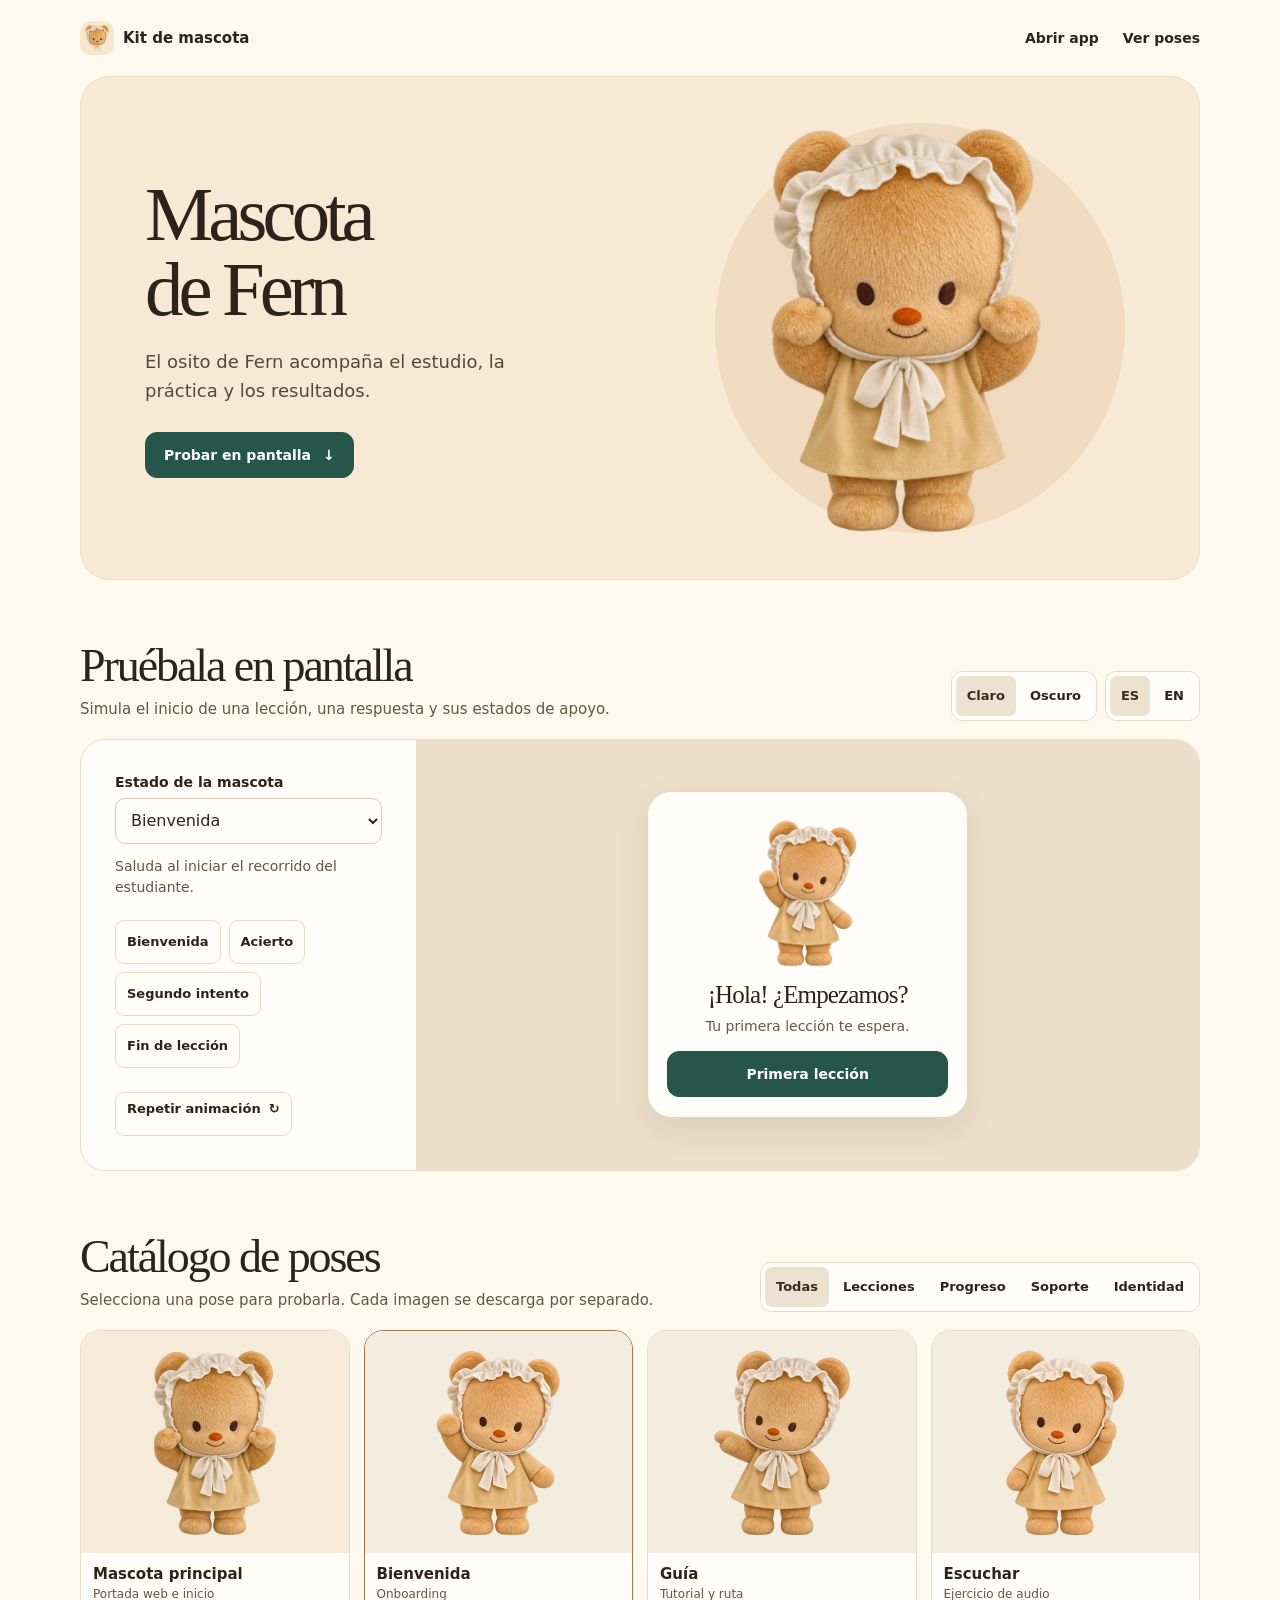
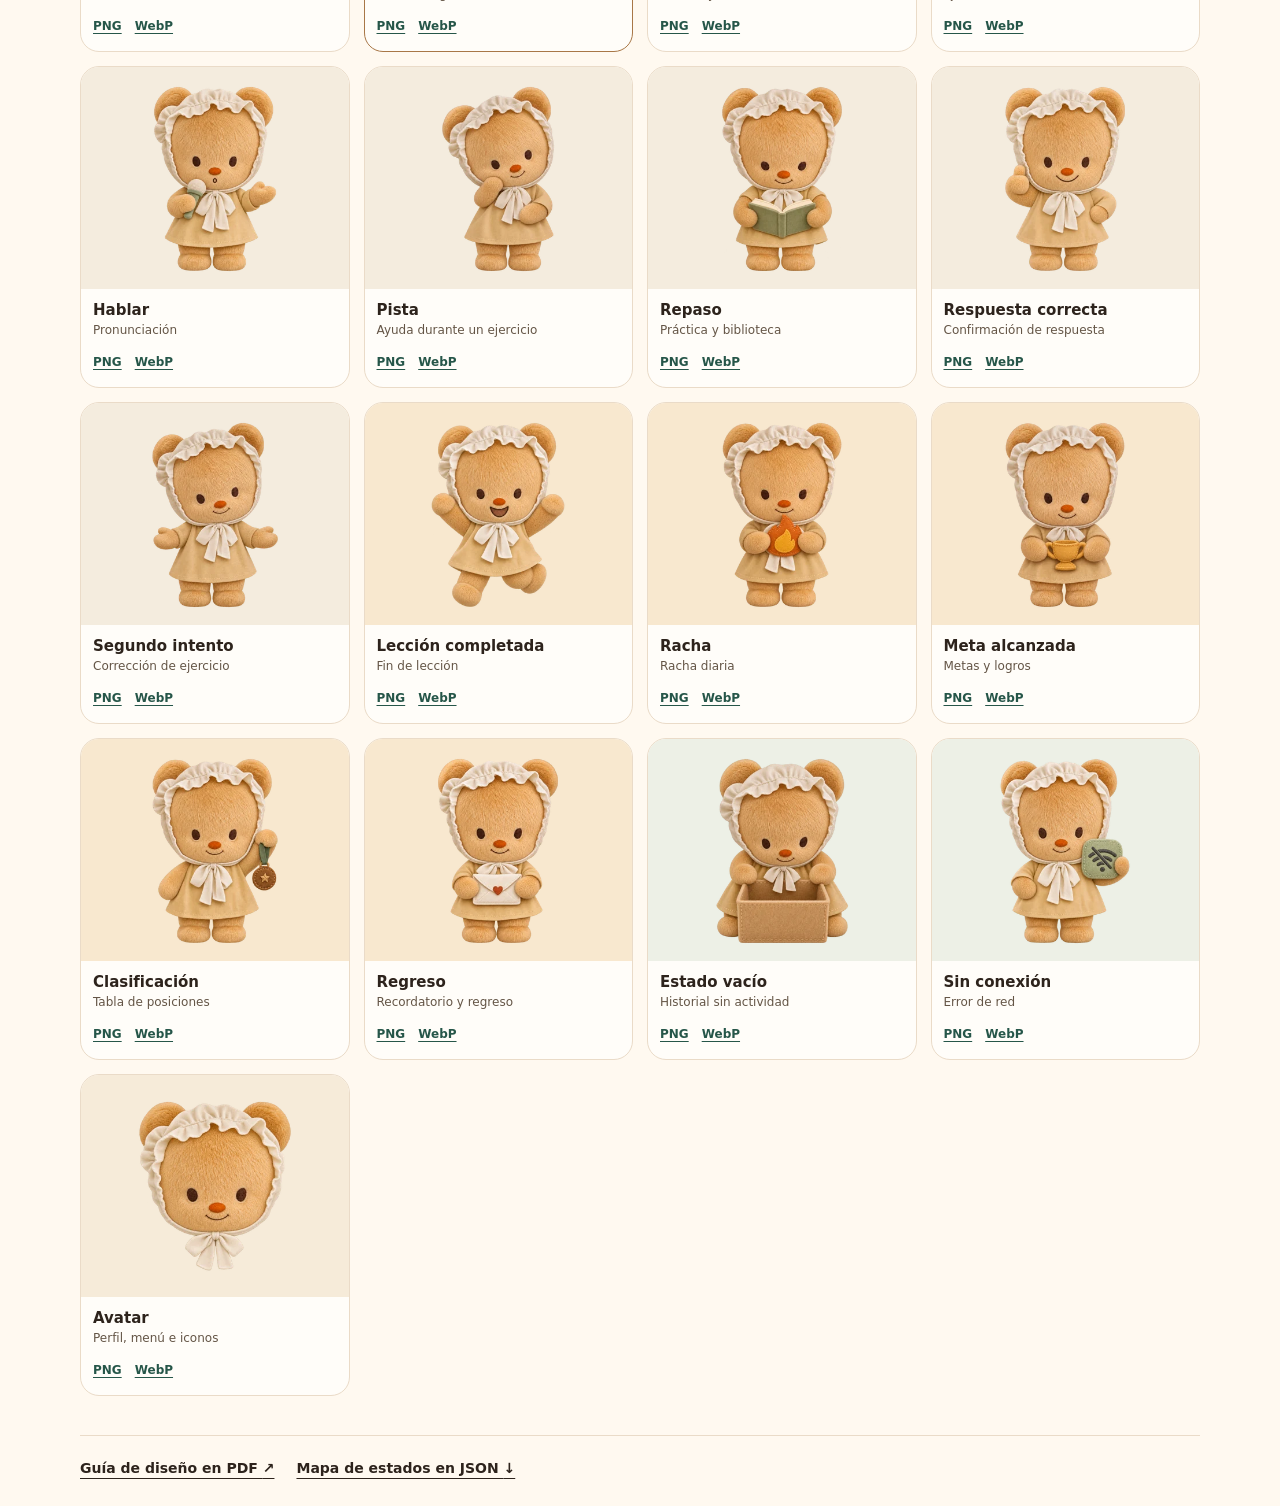
<file: catalogo.html>
<!doctype html>
<html lang="es">
<head>
  <meta charset="utf-8">
  <meta name="viewport" content="width=device-width, initial-scale=1">
  <meta name="color-scheme" content="light">
  <title>Fern · Kit de mascota</title>
  <link rel="icon" href="assets/icons/favicon-64.png" type="image/png">
  <link rel="stylesheet" href="web/mascot.css">
  <link rel="stylesheet" href="preview/preview.css">
  <script src="preview/catalog.js" defer></script>
  <script src="preview/preview.js" defer></script>
</head>
<body>
  <header class="topbar shell">
    <a class="wordmark" href="#">
      <img src="assets/icons/favicon-64.png" alt="" width="34" height="34">
      <span>Kit de mascota</span>
    </a>
    <nav aria-label="Secciones">
      <a href="index.html">Abrir app</a>
      <a href="#poses">Ver poses</a>
    </nav>
  </header>
  <main class="shell">
    <section class="hero" aria-labelledby="hero-title">
      <div class="hero-copy">
        <h1 id="hero-title">Mascota<br>de Fern</h1>
        <p>El osito de Fern acompaña el estudio, la práctica y los resultados.</p>
        <a class="primary-link" href="#pantalla">Probar en pantalla <span aria-hidden="true">↓</span></a>
      </div>
      <div class="hero-art">
        <img src="assets/hero/mascot-hero-1200.webp" alt="Mascota de peluche con gorro de volantes marfil, nariz naranja y dos patitas levantadas" width="1200" height="1200" fetchpriority="high">
      </div>
    </section>

    <section class="section" id="pantalla" aria-labelledby="stage-title">
      <div class="section-head">
        <div>
          <h2 id="stage-title">Pruébala en pantalla</h2>
          <p>Simula el inicio de una lección, una respuesta y sus estados de apoyo.</p>
        </div>
        <div class="toggles">
          <div class="segmented" aria-label="Fondo de la muestra" role="group">
            <button type="button" data-theme="light" aria-pressed="true">Claro</button>
            <button type="button" data-theme="dark" aria-pressed="false">Oscuro</button>
          </div>
          <div class="segmented" aria-label="Idioma de la muestra" role="group">
            <button type="button" data-lang="es" aria-label="Español" aria-pressed="true">ES</button>
            <button type="button" data-lang="en" aria-label="Inglés" aria-pressed="false">EN</button>
          </div>
        </div>
      </div>
      <div class="sandbox">
        <aside class="controls">
          <label for="state">Estado de la mascota</label>
          <select id="state"></select>
          <p id="state-use"></p>
          <div class="shortcuts" aria-label="Probar estados frecuentes" role="group">
            <button type="button" data-state="welcome">Bienvenida</button>
            <button type="button" data-state="correct">Acierto</button>
            <button type="button" data-state="retry">Segundo intento</button>
            <button type="button" data-state="complete">Fin de lección</button>
          </div>
          <button id="replay" type="button" class="replay">Repetir animación <span aria-hidden="true">↻</span></button>
        </aside>

        <div id="stage" class="stage" data-color="light" data-state="welcome">
          <div class="sample">
            <div class="sample-image" id="sample-image"></div>
            <div class="sample-copy" id="sample-copy" aria-live="polite">
              <h3 id="sample-title"></h3>
              <p id="sample-body"></p>
            </div>
            <button id="sample-action" type="button"></button>
          </div>
        </div>
      </div>
    </section>

    <section class="section catalog" id="poses" aria-labelledby="poses-title">
      <div class="section-head">
        <div>
          <h2 id="poses-title">Catálogo de poses</h2>
          <p>Selecciona una pose para probarla. Cada imagen se descarga por separado.</p>
        </div>
        <div class="segmented filters" aria-label="Filtrar poses" role="group">
          <button type="button" data-filter="all" aria-pressed="true">Todas</button>
          <button type="button" data-filter="lesson" aria-pressed="false">Lecciones</button>
          <button type="button" data-filter="progress" aria-pressed="false">Progreso</button>
          <button type="button" data-filter="support" aria-pressed="false">Soporte</button>
          <button type="button" data-filter="identity" aria-pressed="false">Identidad</button>
        </div>
      </div>
      <ul id="asset-grid" class="asset-grid"></ul>
    </section>
  </main>
  <footer class="footer shell">
    <a href="Fern-Guia-Mascota.pdf">Guía de diseño en PDF <span aria-hidden="true">↗</span></a>
    <a href="web/mascot-states.json" download>Mapa de estados en JSON <span aria-hidden="true">↓</span></a>
  </footer>
</body>
</html>
</file>
<file: web/mascot.css>
.mascot-art {
  display: block;
  width: var(--mascot-size, 144px);
  max-width: 100%;
  height: auto;
  aspect-ratio: 1;
  object-fit: contain;
}

.mascot-motion {
  transform-origin: 50% 91%;
}

.mascot-motion[data-motion="float"] {
  animation: mascot-float 950ms cubic-bezier(.2,.65,.25,1) both;
}
.mascot-motion[data-motion="enter"] {
  animation: mascot-enter 330ms cubic-bezier(.2,.65,.25,1) both;
}
.mascot-motion[data-motion="greet"] {
  animation: mascot-greet 700ms cubic-bezier(.3,.7,.3,1) both;
}
.mascot-motion[data-motion="pop"] {
  animation: mascot-pop 500ms cubic-bezier(.3,.6,.35,1) both;
}
.mascot-motion[data-motion="nod"] {
  animation: mascot-nod 500ms ease-in-out both;
}
.mascot-motion[data-motion="cheer"] {
  animation: mascot-cheer 680ms cubic-bezier(.25,.6,.35,1) both;
}

@keyframes mascot-float {
  0%, 100% { transform: translateY(0); }
  47% { transform: translateY(-5px); }
}
@keyframes mascot-enter {
  from { opacity: .68; transform: translateY(6px); }
  to { opacity: 1; transform: translateY(0); }
}
@keyframes mascot-greet {
  0%, 100% { transform: rotate(0); }
  32% { transform: translateY(-4px) rotate(-5deg); }
  62% { transform: translateY(-2px) rotate(3deg); }
}
@keyframes mascot-pop {
  0%, 100% { transform: scale(1); }
  38% { transform: translateY(-6px) scale(1.065); }
  72% { transform: scale(.982); }
}
@keyframes mascot-nod {
  0%, 100% { transform: rotate(0); }
  42% { transform: rotate(-3deg) translateY(2px); }
}
@keyframes mascot-cheer {
  0%, 100% { transform: translateY(0) scale(1); }
  14% { transform: scaleX(1.035) scaleY(.955); }
  42% { transform: translateY(-16px) scale(1.045); }
  74% { transform: translateY(-1px) scale(.985); }
}

@media (prefers-reduced-motion: reduce) {
  .mascot-motion {
    animation: none !important;
  }
}
</file>
<file: preview/preview.css>
:root {
  --paper: #fff9f0;
  --white: #fffdf9;
  --ink: #2d231c;
  --quiet: #645546;
  --line: #eadbc8;
  --green: #265649;
  --sand: #f4e5cc;
  font-family: system-ui, sans-serif;
  color: var(--ink);
  background: var(--paper);
}
*, *::before, *::after { box-sizing: border-box; }
html { scroll-behavior: smooth; }
body { margin: 0; }
button, select { font: inherit; color: inherit; }
button, select, a { -webkit-tap-highlight-color: transparent; }
a { color: inherit; }
:focus-visible { outline: 3px solid #9e4627; outline-offset: 4px; }
button { cursor: pointer; }
img { display: block; }
.shell { width: min(1120px, calc(100% - 64px)); margin-inline: auto; }
.topbar { height: 76px; display: flex; justify-content: space-between; align-items: center; }
.wordmark { display: flex; align-items: center; gap: 9px; font-size: 15px; font-weight: 700; text-decoration: none; }
.wordmark img { border-radius: 10px; }
.topbar nav { display: flex; gap: 24px; }
.topbar nav a, .footer a { font-size: 14px; font-weight: 600; text-underline-offset: 5px; }
.topbar nav a { text-decoration: none; }
.topbar nav a:hover { text-decoration: underline; }

.hero {
  min-height: 460px;
  display: grid;
  grid-template-columns: 1fr 1fr;
  align-items: center;
  background: #f7e9d3;
  border: 1px solid #efdcc1;
  border-radius: 30px;
  isolation: isolate;
  overflow: hidden;
}
.hero-copy { padding: clamp(30px, 5vw, 72px); position: relative; z-index: 1; }
h1, h2, .sample h3 { font-family: Georgia, 'Times New Roman', serif; font-weight: 500; }
h1 { margin: 0; font-size: clamp(44px, 6vw, 86px); letter-spacing: -.064em; line-height: .97; }
.hero-copy p { max-width: 33ch; color: #58473a; font-size: clamp(15px, 1.6vw, 18px); line-height: 1.62; margin: 20px 0 26px; }
.primary-link, #sample-action {
  min-height: 46px;
  display: inline-flex;
  gap: 12px;
  align-items: center;
  justify-content: center;
  padding: 11px 18px;
  background: var(--green);
  border: 1px solid var(--green);
  border-radius: 12px;
  color: white;
  font-size: 14px;
  font-weight: 680;
  text-decoration: none;
}
.primary-link:hover, #sample-action:hover { filter: brightness(1.15); }
.hero-art { display: grid; place-items: center; align-self: stretch; min-width: 0; position: relative; padding: 8px 28px 8px 0; }
.hero-art::before { content: ""; position: absolute; width: min(83%, 410px); aspect-ratio: 1; border-radius: 50%; background: #f1dbc0; z-index: -1; }
.hero-art img { width: min(100%, 486px); height: auto; margin: 0 auto; }

.section { margin-top: 62px; scroll-margin-top: 22px; }
.section-head { display: flex; align-items: end; flex-wrap: wrap; justify-content: space-between; gap: 14px 24px; margin-bottom: 18px; }
h2 { font-size: clamp(30px, 4vw, 46px); line-height: 1.05; letter-spacing: -.045em; margin: 0 0 8px; }
.section-head p { margin: 0; color: var(--quiet); line-height: 1.5; font-size: 15px; max-width: 61ch; }
.toggles { display: flex; gap: 8px; }
.segmented { display: flex; flex-wrap: wrap; gap: 3px; padding: 4px; border: 1px solid var(--line); border-radius: 11px; background: var(--white); }
.segmented button { background: transparent; border: 0; border-radius: 7px; min-height: 40px; padding: 5px 11px; font-size: 13px; font-weight: 640; }
.segmented button:hover { background: #f8f0e5; }
.segmented button[aria-pressed="true"] { background: #ede1d0; color: #392b20; }
.sandbox {
  display: grid;
  grid-template-columns: minmax(230px, .6fr) minmax(0, 1.4fr);
  border: 1px solid var(--line);
  border-radius: 25px;
  background: var(--white);
  overflow: hidden;
}
.controls { padding: clamp(18px, 3vw, 34px); display: flex; flex-direction: column; align-items: start; }
.controls label { font-size: 14px; font-weight: 700; margin-bottom: 8px; }
.controls select { width: 100%; min-height: 46px; border: 1px solid #d9c9b6; border-radius: 10px; background: #fffdf9; padding: 8px 11px; }
.controls p { font-size: 14px; line-height: 1.5; color: var(--quiet); min-height: 3em; margin: 12px 0 22px; }
.shortcuts { display: flex; flex-wrap: wrap; gap: 8px; }
.shortcuts button, .replay { min-height: 44px; border: 1px solid var(--line); background: transparent; border-radius: 9px; font-size: 13px; padding: 8px 11px; font-weight: 650; }
.shortcuts button:hover, .replay:hover { background: #f8f0e5; }
.replay { margin-top: 24px; display: inline-flex; gap: 8px; }
.replay:disabled { opacity: .54; cursor: default; }
.stage { display: grid; place-items: center; min-height: 380px; padding: 24px 18px; background: #ecdfc9; }
.stage[data-color="dark"] { background: #241e1b; }
.sample {
  width: min(100%, 319px);
  text-align: center;
  border-radius: 23px;
  background: #fffdf9;
  color: #2d231c;
  padding: 12px 18px 19px;
  box-shadow: 0 12px 32px #3a270e16;
  border: 1px solid #fff9ef;
}
.stage[data-color="dark"] .sample { color: #fff3e3; background: #332923; border-color: #554538; }
.sample-image { min-height: 168px; display: grid; place-items: center; }
.sample-image img { --mascot-size: 175px; }
.stage[data-state="avatar"] .sample-image img { --mascot-size: 86px; }
.sample h3 { font-size: 25px; letter-spacing: -.035em; line-height: 1.1; margin: 1px 0 7px; }
.sample p { color: #685649; font-size: 14px; line-height: 1.48; margin: 0 0 15px; }
.stage[data-color="dark"] .sample p { color: #e1ccba; }
#sample-action { width: 100%; }
.stage[data-state="correct"] #sample-action { background: #265649; border-color: #265649; }
.stage[data-state="retry"] #sample-action { background: #83412a; border-color: #83412a; }
.stage[data-color="dark"] #sample-action { background: #e5f1df; border-color: #e5f1df; color: #213d34; }

.asset-grid { list-style: none; margin: 0; padding: 0; display: grid; grid-template-columns: repeat(4, minmax(0, 1fr)); gap: 14px; }
.asset { border: 1px solid var(--line); border-radius: 19px; background: var(--white); min-width: 0; overflow: hidden; }
.asset[data-selected="true"] { border-color: #a87747; }
.asset button { display: block; width: 100%; padding: 0; border: 0; background: transparent; text-align: left; }
.asset button:focus-visible { outline-offset: -5px; }
.asset-art {
  display: grid;
  place-items: center;
  aspect-ratio: 1.25;
  background: #f6ebd9;
}
.asset[data-group="lesson"] .asset-art { background: #f4ecde; }
.asset[data-group="progress"] .asset-art { background: #f8e8cf; }
.asset[data-group="support"] .asset-art { background: #edf0e6; }
.asset button:hover .asset-art { filter: brightness(.98); }
.asset-art img { width: 83%; height: auto; aspect-ratio: 1; object-fit: contain; }
.asset-label, .asset-links { padding: 12px 12px 3px; }
.asset-label { display: block; }
.asset-label strong { font-size: 15px; display: block; }
.asset-label span { display: block; color: var(--quiet); font-size: 12px; margin-top: 4px; overflow-wrap: anywhere; }
.asset-links { display: flex; gap: 13px; padding-top: 0; }
.asset-links a { display: inline-grid; place-items: center; min-height: 44px; color: var(--green); font-size: 12px; font-weight: 700; text-underline-offset: 3px; }
.footer { display: flex; flex-wrap: wrap; gap: 12px 22px; padding-block: 24px 30px; border-top: 1px solid var(--line); margin-top: 39px; }

@media (max-width: 780px) {
  .shell { width: calc(100% - 40px); }
  .hero { min-height: 340px; }
  .hero-copy { padding: 30px; }
  .asset-grid { grid-template-columns: repeat(3, minmax(0, 1fr)); }
}
@media (max-width: 575px) {
  .shell { width: calc(100% - 28px); }
  .topbar { height: 59px; }
  .topbar nav { gap: 13px; }
  .wordmark, .topbar nav a { font-size: 13px; }
  .hero { grid-template-columns: 1fr; border-radius: 24px; }
  .hero-copy { padding: 26px 23px 4px; }
  .hero-copy p { margin: 13px 0 17px; }
  .hero-art { height: 230px; padding: 0; }
  .hero-art::before { width: 205px; }
  .hero-art img { width: 244px; }
  .section { margin-top: 42px; }
  .section-head p { font-size: 14px; }
  .sandbox { grid-template-columns: 1fr; border-radius: 19px; }
  .stage { grid-row: 1; min-height: 300px; padding: 12px; }
  .sample { border-radius: 17px; }
  .sample-image { min-height: 132px; }
  .sample-image img { --mascot-size: 150px; }
  .controls { padding: 14px; }
  .controls p { margin-bottom: 10px; min-height: 0; }
  .replay { margin-top: 12px; }
  .asset-grid { grid-template-columns: repeat(2, minmax(0, 1fr)); gap: 8px; }
  .asset { border-radius: 13px; }
  .asset-label { padding-inline: 9px; }
  .asset-links { padding-inline: 9px; gap: 8px; }
  .filters button { padding-inline: 8px; font-size: 12px; }
}
@media (prefers-reduced-motion: reduce) {
  html { scroll-behavior: auto; }
}
</file>
